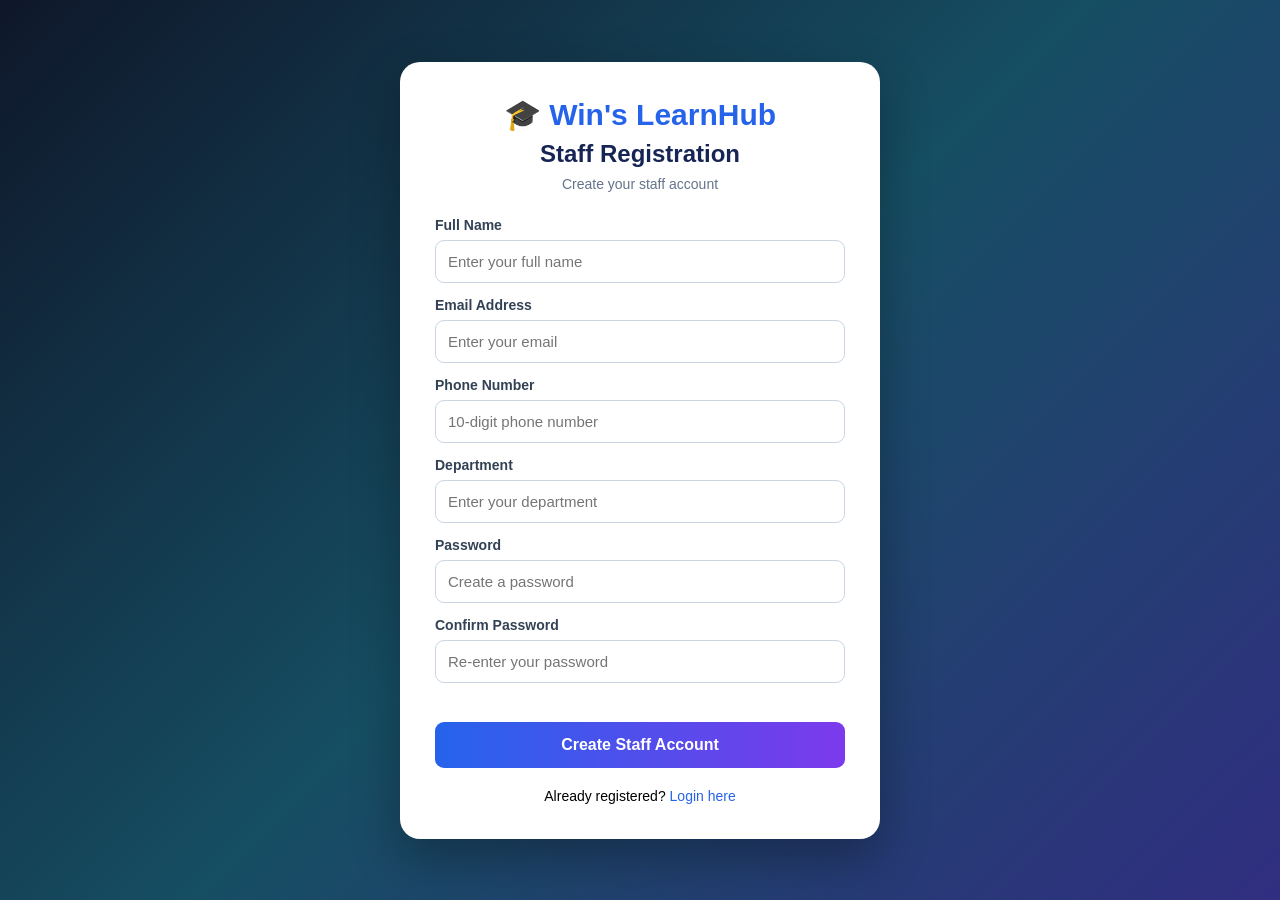
<file: staffRegister.html>
<!DOCTYPE html>
<html lang="en">
<head>
    <meta charset="UTF-8">
    <meta name="viewport" content="width=device-width, initial-scale=1.0">
    <title>Win's LearnHub - Staff Registration</title>

    <style>
        * {
            margin: 0;
            padding: 0;
            box-sizing: border-box;
        }

        body {
            font-family: Arial, sans-serif;
            min-height: 100vh;
            display: flex;
            justify-content: center;
            align-items: center;
            padding: 25px;
            background: linear-gradient(135deg, #0f172a, #164e63, #312e81);
        }

        .register-card {
            width: 100%;
            max-width: 480px;
            padding: 35px;
            background: white;
            border-radius: 20px;
            box-shadow: 0 20px 50px rgba(0, 0, 0, 0.3);
        }

        .logo {
            text-align: center;
            font-size: 30px;
            font-weight: bold;
            color: #2563eb;
            margin-bottom: 8px;
        }

        h2 {
            text-align: center;
            color: #172554;
            margin-bottom: 8px;
        }

        .subtitle {
            text-align: center;
            color: #64748b;
            margin-bottom: 25px;
            font-size: 14px;
        }

        label {
            display: block;
            margin: 14px 0 7px;
            color: #334155;
            font-weight: bold;
            font-size: 14px;
        }

        input {
            width: 100%;
            padding: 12px;
            border: 1px solid #cbd5e1;
            border-radius: 9px;
            outline: none;
            font-size: 15px;
        }

        input:focus {
            border-color: #2563eb;
            box-shadow: 0 0 0 3px rgba(37, 99, 235, 0.12);
        }

        button {
            width: 100%;
            margin-top: 24px;
            padding: 14px;
            background: linear-gradient(90deg, #2563eb, #7c3aed);
            border: none;
            border-radius: 9px;
            color: white;
            font-size: 16px;
            font-weight: bold;
            cursor: pointer;
        }

        button:hover {
            opacity: 0.9;
            transform: translateY(-1px);
        }

        .bottom-link {
            margin-top: 20px;
            text-align: center;
            font-size: 14px;
        }

        a {
            color: #2563eb;
            text-decoration: none;
        }

        .error {
            color: #dc2626;
            text-align: center;
            margin-top: 15px;
            font-size: 14px;
        }
    </style>
</head>

<body>

<div class="register-card">

    <div class="logo">🎓 Win's LearnHub</div>

    <h2>Staff Registration</h2>
    <p class="subtitle">Create your staff account</p>

    <form action="RegisterStaffServlet" method="post"
          onsubmit="return validateForm()">

        <label for="name">Full Name</label>
        <input type="text" id="name" name="name"
               placeholder="Enter your full name" required>

        <label for="email">Email Address</label>
        <input type="email" id="email" name="email"
               placeholder="Enter your email" required>

        <label for="phone">Phone Number</label>
        <input type="tel" id="phone" name="phone"
               placeholder="10-digit phone number"
               pattern="[0-9]{10}" maxlength="10" required>

        <label for="department">Department</label>
        <input type="text" id="department" name="department"
               placeholder="Enter your department" required>

        <label for="password">Password</label>
        <input type="password" id="password" name="password"
               placeholder="Create a password" required>

        <label for="confirmPassword">Confirm Password</label>
        <input type="password" id="confirmPassword"
               name="confirmPassword"
               placeholder="Re-enter your password" required>

        <p id="errorMessage" class="error"></p>

        <button type="submit">Create Staff Account</button>

    </form>

    <div class="bottom-link">
        Already registered?
        <a href="login.jsp">Login here</a>
    </div>

</div>

<script>
    function validateForm() {
        const password = document.getElementById("password").value;
        const confirmPassword =
            document.getElementById("confirmPassword").value;
        const error = document.getElementById("errorMessage");

        if (password !== confirmPassword) {
            error.textContent = "Passwords do not match.";
            return false;
        }

        error.textContent = "";
        return true;
    }
</script>

</body>
</html>
</file>
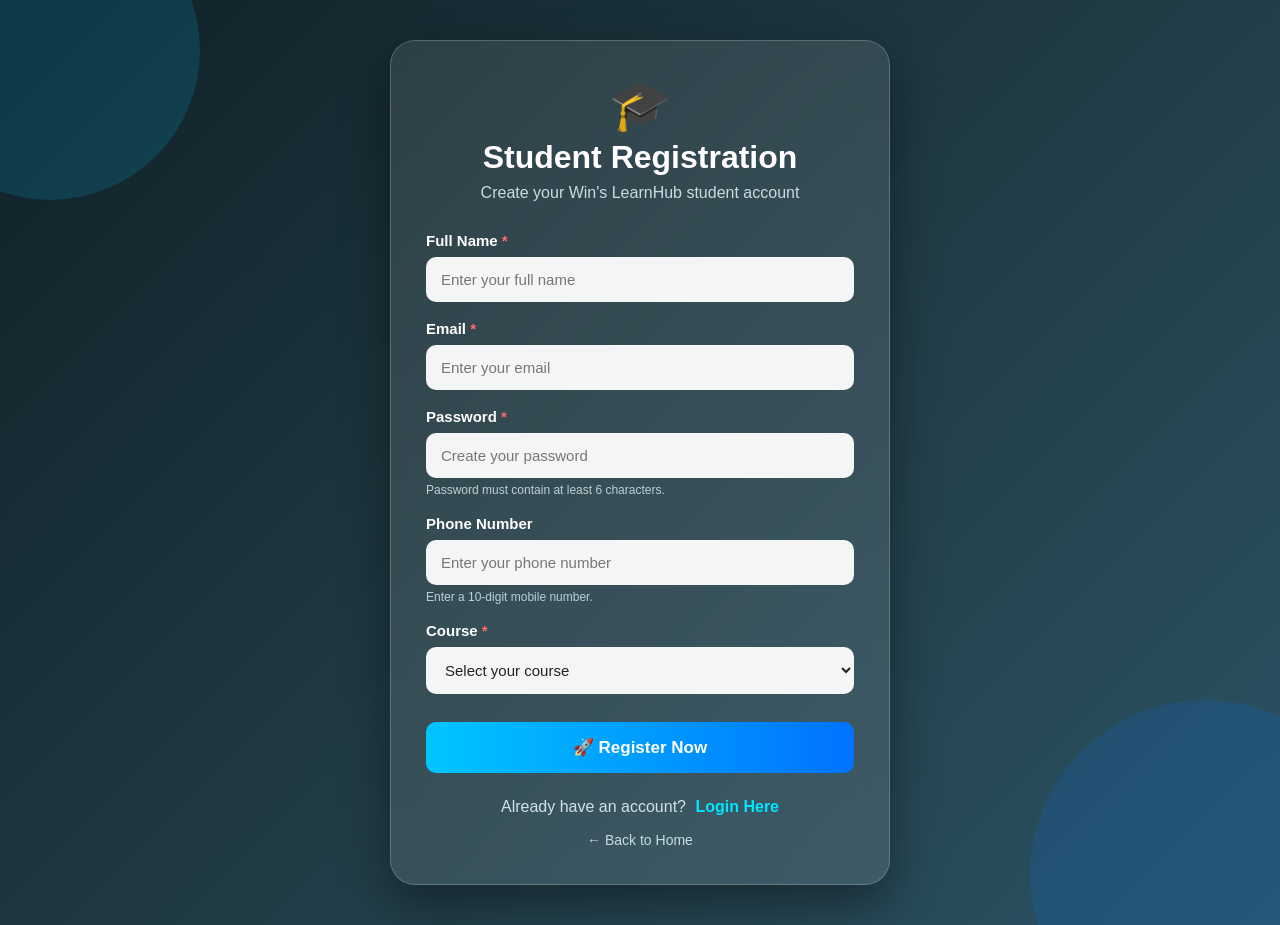
<file: studentRegister.html>
<!DOCTYPE html>
<html lang="en">

<head>

    <meta charset="UTF-8">

    <meta name="viewport"
          content="width=device-width, initial-scale=1.0">

    <title>Student Registration - Win's LearnHub</title>

    <style>

        * {
            margin: 0;
            padding: 0;
            box-sizing: border-box;
        }

        body {
            font-family: Arial, sans-serif;
            min-height: 100vh;

            display: flex;
            justify-content: center;
            align-items: center;

            padding: 40px 20px;

            background:
                linear-gradient(
                    135deg,
                    #0f2027,
                    #203a43,
                    #2c5364
                );

            color: white;
        }

        /* Background circles */

        body::before {
            content: "";
            position: fixed;

            width: 300px;
            height: 300px;

            border-radius: 50%;

            background: rgba(0, 198, 255, 0.15);

            top: -100px;
            left: -100px;

            animation: float 6s infinite alternate;
        }

        body::after {
            content: "";
            position: fixed;

            width: 350px;
            height: 350px;

            border-radius: 50%;

            background: rgba(0, 114, 255, 0.15);

            bottom: -150px;
            right: -100px;

            animation: float 7s infinite alternate-reverse;
        }

        @keyframes float {

            from {
                transform: translateY(0px);
            }

            to {
                transform: translateY(40px);
            }
        }

        /* Main container */

        .register-container {

            width: 100%;
            max-width: 500px;

            padding: 35px;

            background:
                rgba(255, 255, 255, 0.10);

            border:
                1px solid rgba(255, 255, 255, 0.20);

            border-radius: 25px;

            backdrop-filter: blur(15px);

            box-shadow:
                0 20px 50px
                rgba(0, 0, 0, 0.40);

            position: relative;

            z-index: 2;

            animation: slideUp 0.8s ease;
        }

        @keyframes slideUp {

            from {
                opacity: 0;
                transform: translateY(40px);
            }

            to {
                opacity: 1;
                transform: translateY(0);
            }
        }

        /* Header */

        .logo {
            text-align: center;
            font-size: 50px;
            margin-bottom: 5px;

            animation: bounce 2s infinite;
        }

        @keyframes bounce {

            0%, 100% {
                transform: translateY(0);
            }

            50% {
                transform: translateY(-8px);
            }
        }

        h1 {
            text-align: center;
            font-size: 32px;
            margin-bottom: 8px;
        }

        .subtitle {
            text-align: center;
            color: #c9dce2;
            margin-bottom: 30px;
        }

        /* Form */

        .form-group {
            margin-bottom: 18px;
        }

        label {
            display: block;

            margin-bottom: 8px;

            font-size: 15px;

            font-weight: bold;
        }

        .required {
            color: #ff6b6b;
        }

        input,
        select {

            width: 100%;

            padding: 14px 15px;

            border: none;

            outline: none;

            border-radius: 10px;

            font-size: 15px;

            background: rgba(255, 255, 255, 0.95);

            color: #222;

            transition: 0.3s;
        }

        input:focus,
        select:focus {

            transform: translateY(-2px);

            box-shadow:
                0 0 15px
                rgba(0, 229, 255, 0.7);
        }

        input::placeholder {
            color: #777;
        }

        /* Password hint */

        .hint {
            display: block;

            margin-top: 5px;

            font-size: 12px;

            color: #bdd0d6;
        }

        /* Button */

        .register-btn {

            width: 100%;

            padding: 15px;

            margin-top: 10px;

            border: none;

            border-radius: 10px;

            background:
                linear-gradient(
                    90deg,
                    #00c6ff,
                    #0072ff
                );

            color: white;

            font-size: 17px;

            font-weight: bold;

            cursor: pointer;

            transition: 0.3s;
        }

        .register-btn:hover {

            transform: translateY(-3px);

            box-shadow:
                0 12px 25px
                rgba(0, 198, 255, 0.45);
        }

        .register-btn:active {
            transform: scale(0.98);
        }

        /* Login link */

        .login-link {

            text-align: center;

            margin-top: 25px;

            color: #d4e2e6;
        }

        .login-link a {

            color: #00e5ff;

            text-decoration: none;

            font-weight: bold;

            margin-left: 5px;
        }

        .login-link a:hover {
            text-decoration: underline;
        }

        /* Home link */

        .home-link {

            text-align: center;

            margin-top: 15px;
        }

        .home-link a {

            color: #c9dce2;

            text-decoration: none;

            font-size: 14px;
        }

        .home-link a:hover {
            color: #00e5ff;
        }

        /* Mobile */

        @media (max-width: 600px) {

            body {
                padding: 20px 15px;
            }

            .register-container {
                padding: 25px 20px;
            }

            h1 {
                font-size: 27px;
            }

        }

    </style>

</head>

<body>

    <div class="register-container">

        <!-- Logo -->

        <div class="logo">
            🎓
        </div>

        <h1>
            Student Registration
        </h1>

        <p class="subtitle">
            Create your Win's LearnHub student account
        </p>


        <!--
            VERY IMPORTANT

            This form sends data to:

            RegisterStudentServlet

            using POST method.
        -->

        <form action="RegisterStudentServlet"
              method="post">


            <!-- Name -->

            <div class="form-group">

                <label for="name">
                    Full Name
                    <span class="required">*</span>
                </label>

                <input
                    type="text"
                    id="name"
                    name="name"
                    placeholder="Enter your full name"
                    required>

            </div>


            <!-- Email -->

            <div class="form-group">

                <label for="email">
                    Email
                    <span class="required">*</span>
                </label>

                <input
                    type="email"
                    id="email"
                    name="email"
                    placeholder="Enter your email"
                    required>

            </div>


            <!-- Password -->

            <div class="form-group">

                <label for="password">
                    Password
                    <span class="required">*</span>
                </label>

                <input
                    type="password"
                    id="password"
                    name="password"
                    placeholder="Create your password"
                    minlength="6"
                    required>

                <span class="hint">
                    Password must contain at least 6 characters.
                </span>

            </div>


            <!-- Phone -->

            <div class="form-group">

                <label for="phone">
                    Phone Number
                </label>

                <input
                    type="tel"
                    id="phone"
                    name="phone"
                    placeholder="Enter your phone number"
                    pattern="[0-9]{10}"
                    maxlength="10">

                <span class="hint">
                    Enter a 10-digit mobile number.
                </span>

            </div>


            <!-- Course -->

            <div class="form-group">

                <label for="course">
                    Course
                    <span class="required">*</span>
                </label>

                <select
                    id="course"
                    name="course"
                    required>

                    <option value="">
                        Select your course
                    </option>

                    <option value="Computer Science">
                        Computer Science
                    </option>

                    <option value="Information Technology">
                        Information Technology
                    </option>

                    <option value="Electronics">
                        Electronics
                    </option>

                    <option value="Mechanical">
                        Mechanical
                    </option>

                </select>

            </div>


            <!-- Submit -->

            <button
                type="submit"
                class="register-btn">

                🚀 Register Now

            </button>

        </form>


        <!-- Login -->

        <div class="login-link">

            Already have an account?

            <a href="login.jsp">
                Login Here
            </a>

        </div>


        <!-- Home -->

        <div class="home-link">

            <a href="index.html">
                ← Back to Home
            </a>

        </div>

    </div>

</body>

</html>
</file>
